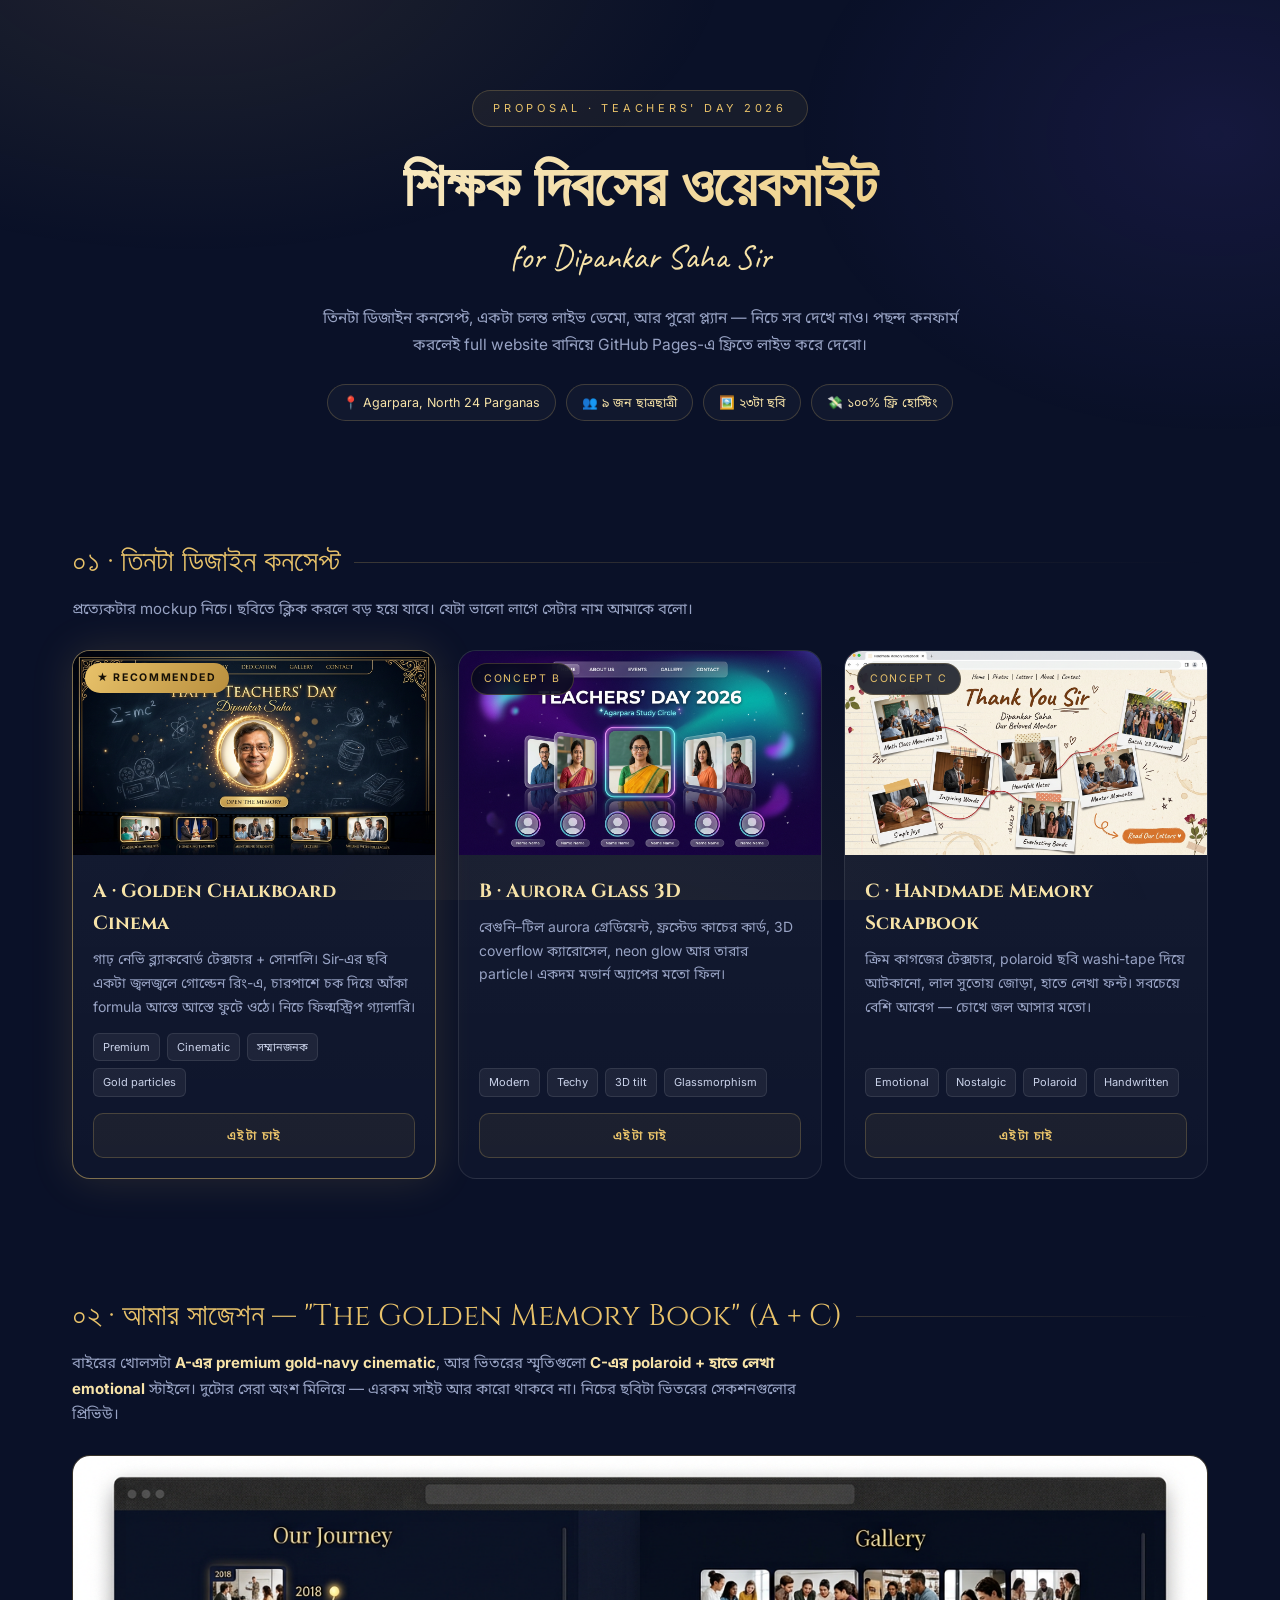
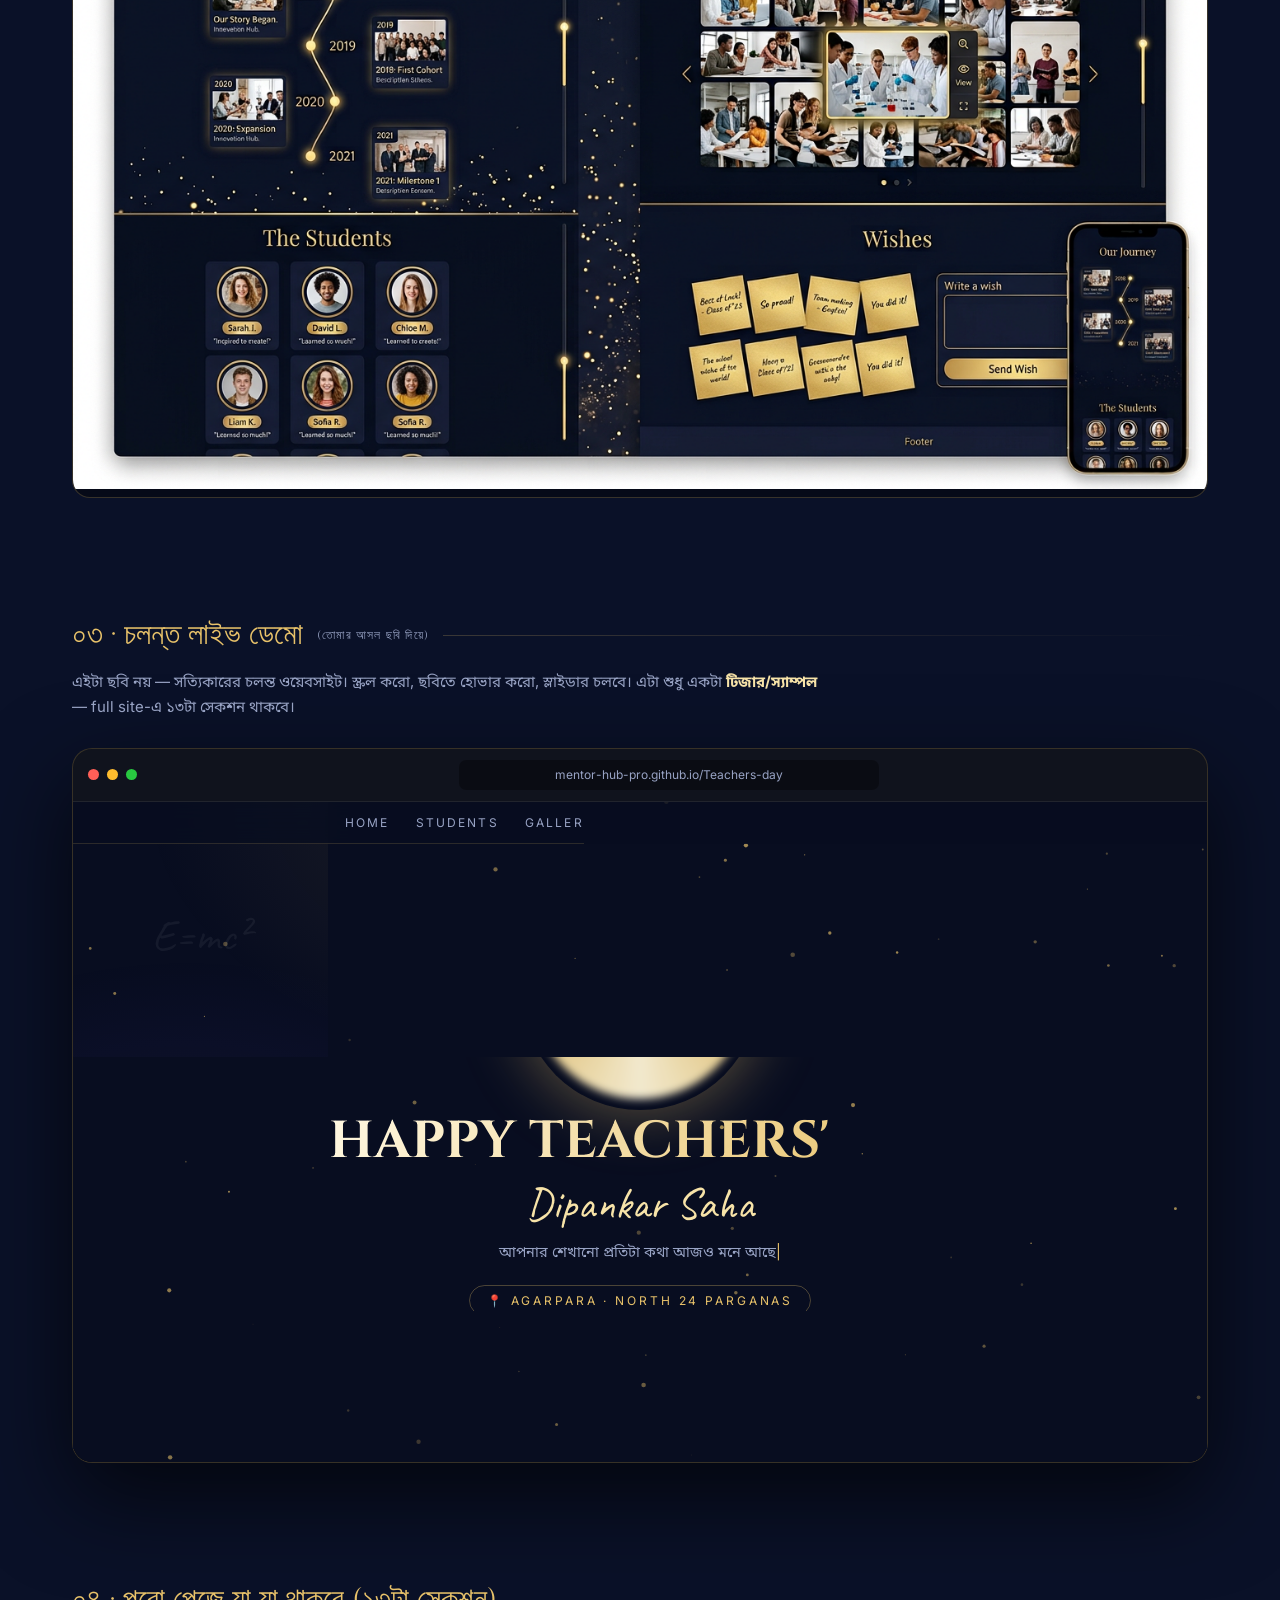
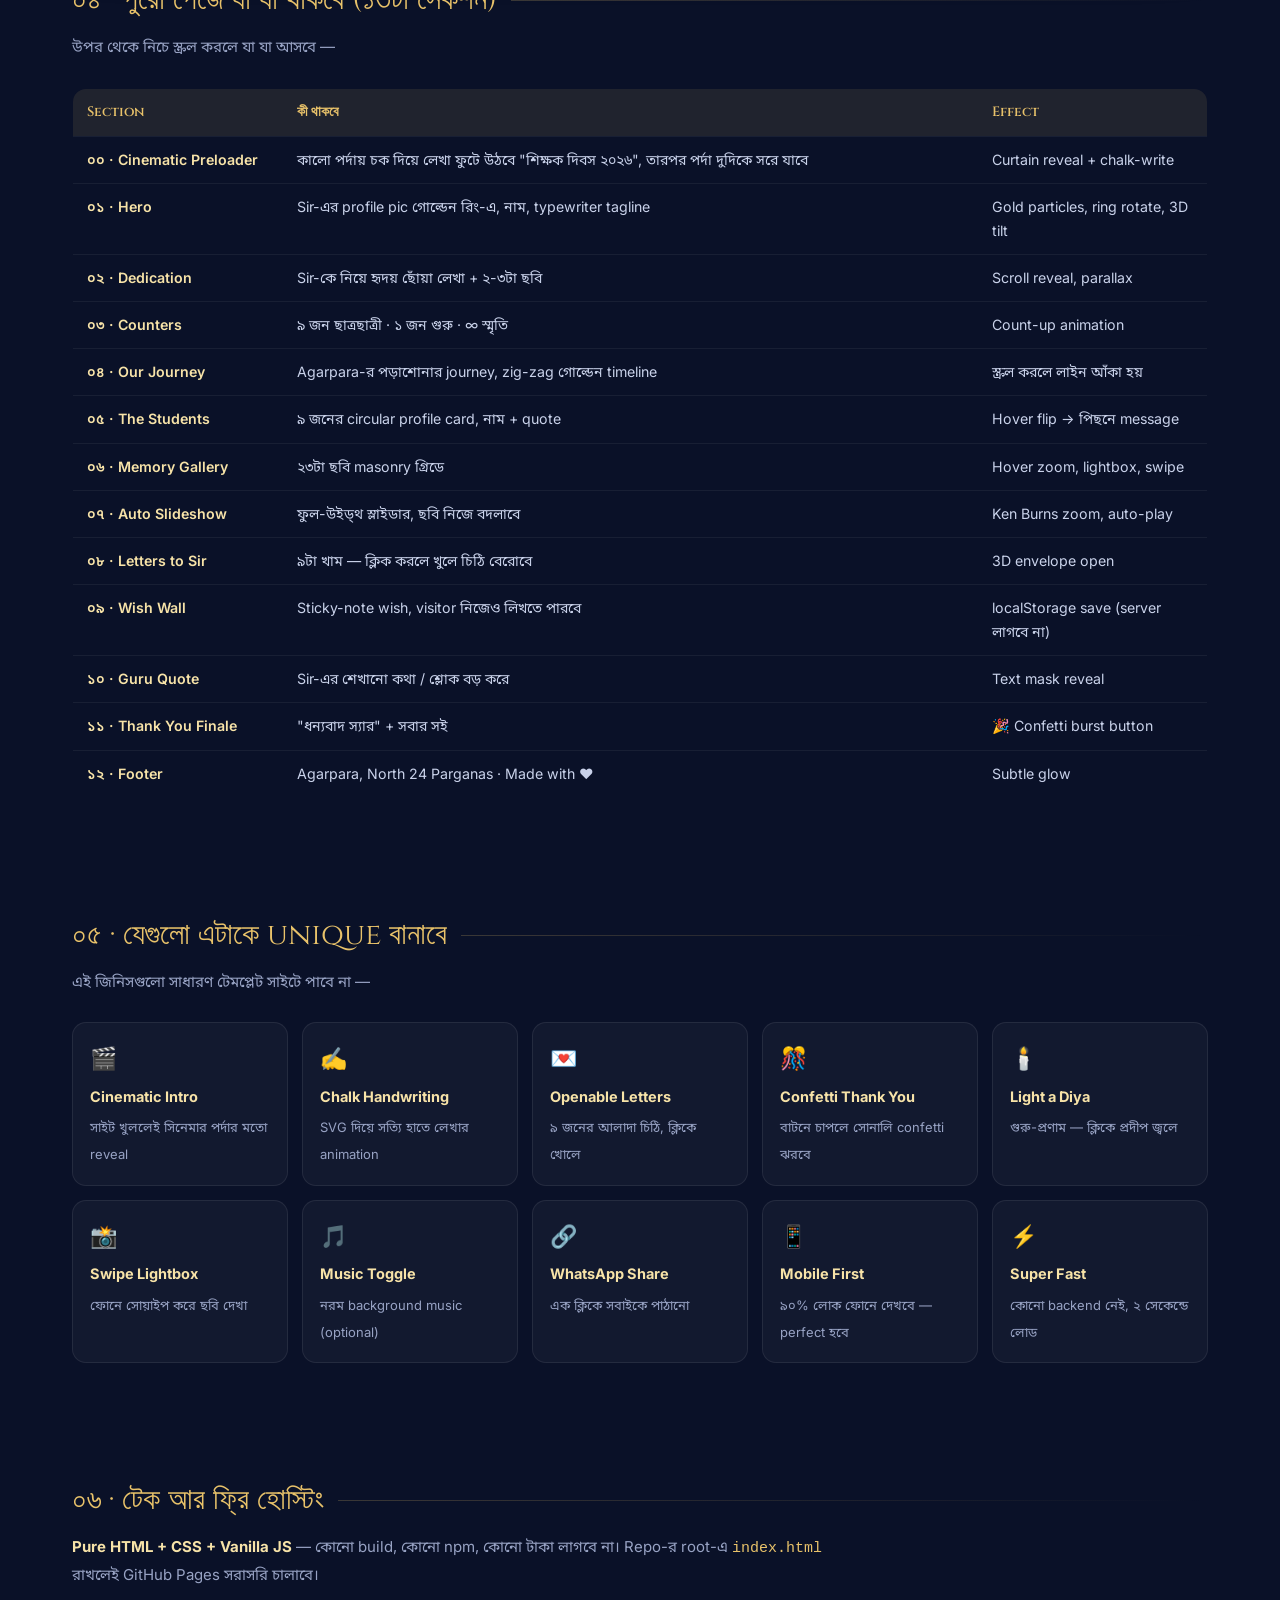
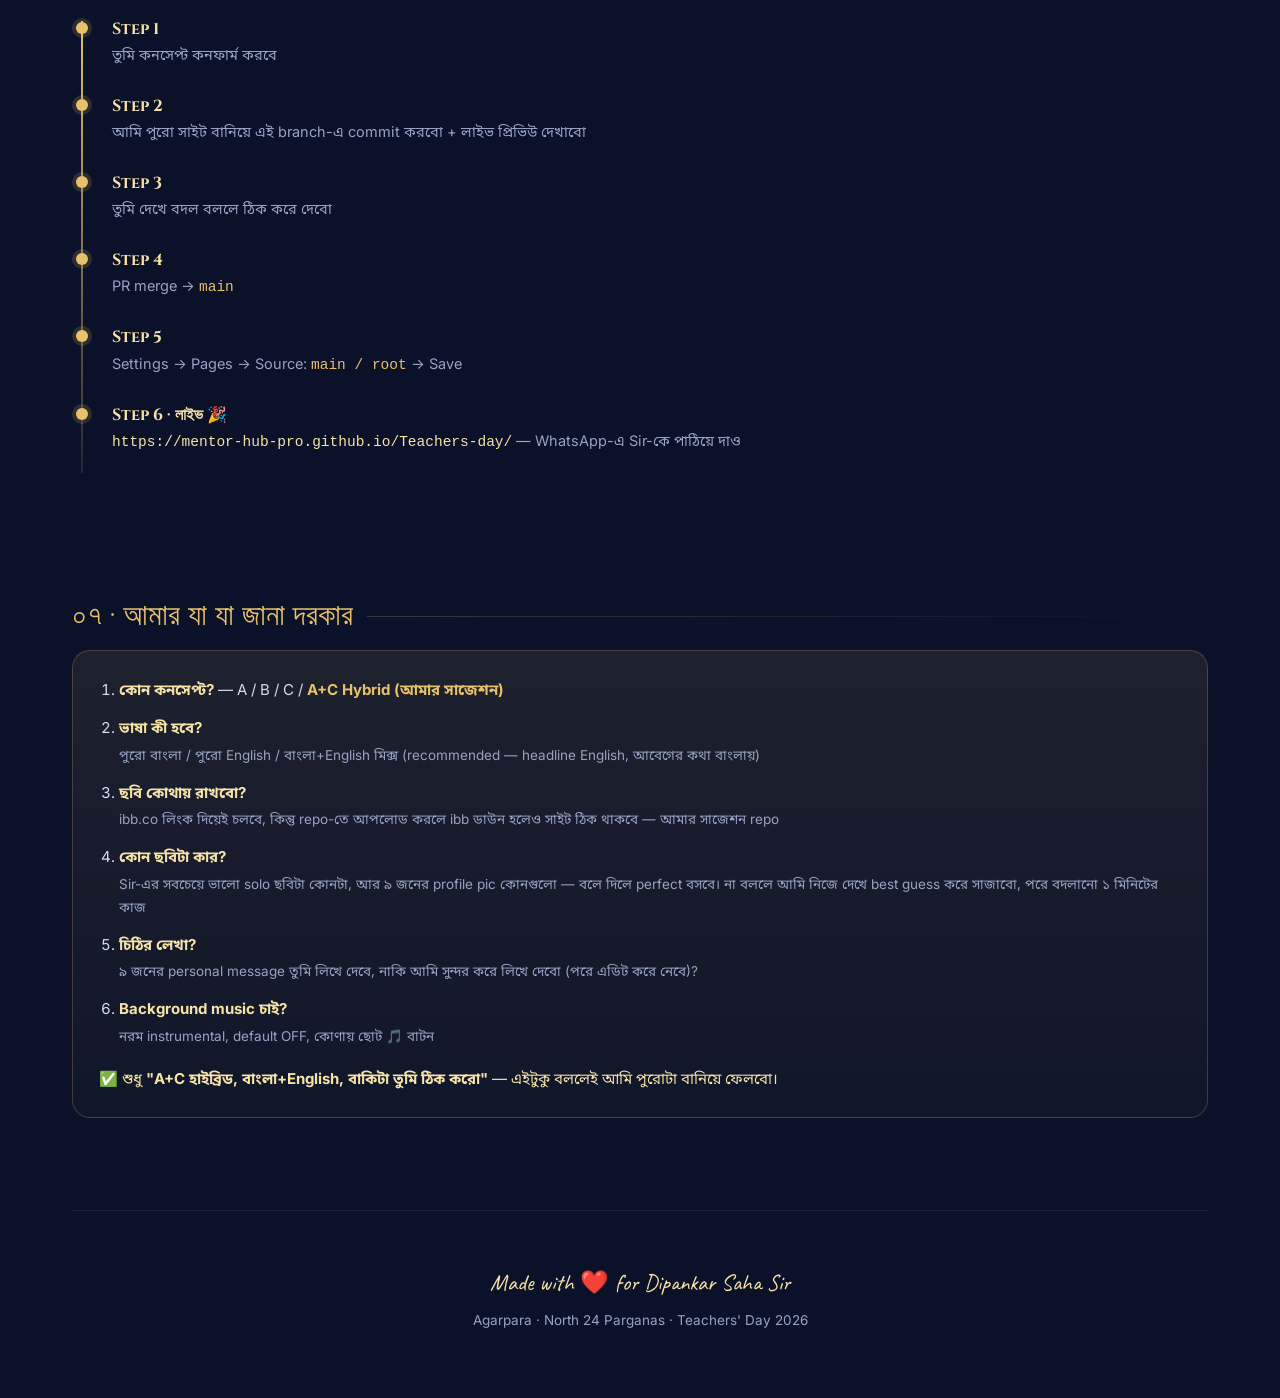
<file: proposal/index.html>
<!DOCTYPE html>
<html lang="bn">
<head>
<meta charset="UTF-8">
<meta name="viewport" content="width=device-width, initial-scale=1.0">
<title>Teachers' Day Website — Plan & Demo · Dipankar Saha Sir</title>
<link rel="preconnect" href="https://fonts.googleapis.com">
<link rel="preconnect" href="https://fonts.gstatic.com" crossorigin>
<link href="https://fonts.googleapis.com/css2?family=Cinzel:wght@400;600;700&family=Caveat:wght@500;700&family=Noto+Sans+Bengali:wght@300;400;600;700&family=Inter:wght@300;400;500;600;700&display=swap" rel="stylesheet">
<style>
:root{
  --navy:#0a1128; --navy2:#111a3d; --gold:#e8c26a; --gold2:#f7e3a8;
  --ink:#e9edf7; --muted:#98a3c4; --line:rgba(232,194,106,.22);
}
*{margin:0;padding:0;box-sizing:border-box}
html{scroll-behavior:smooth}
body{
  background:var(--navy); color:var(--ink);
  font-family:'Inter','Noto Sans Bengali',sans-serif; line-height:1.7;
  overflow-x:hidden;
}
body::before{
  content:'';position:fixed;inset:0;z-index:0;pointer-events:none;
  background:
    radial-gradient(900px 500px at 15% -5%, rgba(232,194,106,.10), transparent 60%),
    radial-gradient(700px 500px at 95% 15%, rgba(120,90,255,.10), transparent 60%),
    radial-gradient(900px 600px at 50% 110%, rgba(232,194,106,.07), transparent 60%);
}
.wrap{max-width:1180px;margin:0 auto;padding:0 22px;position:relative;z-index:2}

/* ---------- progress ---------- */
#prog{position:fixed;top:0;left:0;height:3px;width:0;z-index:99;
  background:linear-gradient(90deg,var(--gold),#fff6d8);box-shadow:0 0 14px var(--gold)}

/* ---------- hero ---------- */
header{padding:90px 0 60px;text-align:center}
.kicker{
  display:inline-block;font-size:11px;letter-spacing:.34em;text-transform:uppercase;
  color:var(--gold);border:1px solid var(--line);border-radius:100px;padding:8px 20px;
  margin-bottom:26px;background:rgba(232,194,106,.06)
}
h1{
  font-family:'Cinzel',serif;font-weight:700;line-height:1.15;
  font-size:clamp(30px,5.6vw,60px);
  background:linear-gradient(120deg,#fff8e2,var(--gold) 45%,#b98f3e 75%,#fff8e2);
  -webkit-background-clip:text;background-clip:text;color:transparent;
  background-size:220% auto;animation:shine 7s linear infinite
}
@keyframes shine{to{background-position:220% center}}
.sub{font-family:'Caveat',cursive;font-size:clamp(22px,3.4vw,34px);color:var(--gold2);margin-top:6px}
.lede{max-width:660px;margin:20px auto 0;color:var(--muted);font-size:15.5px}
.meta{display:flex;gap:10px;flex-wrap:wrap;justify-content:center;margin-top:26px}
.chip{font-size:12.5px;color:var(--gold2);border:1px solid var(--line);
  border-radius:100px;padding:7px 15px;background:rgba(255,255,255,.03)}

/* ---------- sections ---------- */
section{padding:56px 0;position:relative;z-index:2}
.stitle{font-family:'Cinzel',serif;font-size:clamp(21px,3.1vw,30px);color:var(--gold);
  display:flex;align-items:center;gap:14px;margin-bottom:8px}
.stitle::after{content:'';flex:1;height:1px;background:linear-gradient(90deg,var(--line),transparent)}
.sdesc{color:var(--muted);margin-bottom:28px;font-size:15px;max-width:760px}

/* ---------- concept cards ---------- */
.grid3{display:grid;grid-template-columns:repeat(auto-fit,minmax(300px,1fr));gap:22px}
.card{
  background:linear-gradient(180deg,rgba(255,255,255,.05),rgba(255,255,255,.02));
  border:1px solid rgba(255,255,255,.09);border-radius:18px;overflow:hidden;
  transition:transform .45s cubic-bezier(.2,.8,.2,1),border-color .45s,box-shadow .45s;
  display:flex;flex-direction:column
}
.card:hover{transform:translateY(-9px);border-color:var(--line);
  box-shadow:0 26px 60px rgba(0,0,0,.55),0 0 0 1px rgba(232,194,106,.18)}
.card.best{border-color:rgba(232,194,106,.5);box-shadow:0 0 44px rgba(232,194,106,.14)}
.shot{position:relative;aspect-ratio:16/9;background:#060a18;overflow:hidden;cursor:zoom-in}
.shot img{width:100%;height:100%;object-fit:cover;transition:transform .8s cubic-bezier(.2,.8,.2,1)}
.card:hover .shot img{transform:scale(1.07)}
.badge{position:absolute;top:12px;left:12px;font-size:10.5px;letter-spacing:.16em;
  text-transform:uppercase;background:rgba(6,10,24,.82);border:1px solid var(--line);
  color:var(--gold);padding:6px 12px;border-radius:100px;backdrop-filter:blur(8px)}
.badge.win{background:linear-gradient(120deg,var(--gold),#b98f3e);color:#161006;border:0;font-weight:700}
.cbody{padding:20px;flex:1;display:flex;flex-direction:column}
.cbody h3{font-family:'Cinzel',serif;font-size:19px;color:var(--gold2);margin-bottom:8px}
.cbody p{color:var(--muted);font-size:14px;flex:1}
.tags{display:flex;flex-wrap:wrap;gap:7px;margin-top:14px}
.tag{font-size:11px;color:#cbd3ea;background:rgba(255,255,255,.06);
  border:1px solid rgba(255,255,255,.09);border-radius:6px;padding:4px 9px}
.pick{margin-top:16px;text-align:center;font-size:12.5px;letter-spacing:.12em;
  text-transform:uppercase;padding:11px;border-radius:10px;
  border:1px solid var(--line);color:var(--gold);cursor:pointer;
  background:rgba(232,194,106,.06);transition:.3s;font-weight:600}
.pick:hover{background:var(--gold);color:#161006}

/* ---------- live demo ---------- */
.demoframe{
  border:1px solid var(--line);border-radius:20px;overflow:hidden;
  box-shadow:0 34px 90px rgba(0,0,0,.65);background:#050813
}
.bar{display:flex;align-items:center;gap:8px;padding:11px 15px;
  background:rgba(255,255,255,.045);border-bottom:1px solid rgba(255,255,255,.07)}
.dot{width:11px;height:11px;border-radius:50%}
.url{flex:1;text-align:center;font-size:12px;color:var(--muted);
  background:rgba(0,0,0,.35);border-radius:7px;padding:5px 12px;max-width:420px;margin:0 auto}
iframe{width:100%;height:660px;border:0;display:block;background:#050813}

/* ---------- roadmap ---------- */
.road{position:relative;padding-left:34px}
.road::before{content:'';position:absolute;left:9px;top:6px;bottom:6px;width:2px;
  background:linear-gradient(180deg,var(--gold),rgba(232,194,106,.12))}
.step{position:relative;padding:0 0 24px 6px}
.step::before{content:'';position:absolute;left:-30px;top:7px;width:12px;height:12px;
  border-radius:50%;background:var(--gold);box-shadow:0 0 0 4px rgba(232,194,106,.16)}
.step b{color:var(--gold2);font-family:'Cinzel',serif;font-size:16px}
.step p{color:var(--muted);font-size:14.5px}

/* ---------- features ---------- */
.fgrid{display:grid;grid-template-columns:repeat(auto-fit,minmax(215px,1fr));gap:14px}
.f{background:rgba(255,255,255,.035);border:1px solid rgba(255,255,255,.08);
  border-radius:14px;padding:17px;transition:.35s}
.f:hover{background:rgba(232,194,106,.07);border-color:var(--line);transform:translateY(-4px)}
.f .e{font-size:22px}
.f b{display:block;color:var(--gold2);font-size:14.5px;margin:7px 0 4px}
.f span{color:var(--muted);font-size:13px}

/* ---------- table ---------- */
.tbl{width:100%;border-collapse:collapse;font-size:14.2px;
  border:1px solid rgba(255,255,255,.09);border-radius:14px;overflow:hidden}
.tbl th{background:rgba(232,194,106,.1);color:var(--gold);text-align:left;
  padding:12px 14px;font-family:'Cinzel',serif;font-weight:600;font-size:13.5px}
.tbl td{padding:11px 14px;border-top:1px solid rgba(255,255,255,.06);color:#c9d2ea;vertical-align:top}
.tbl tr:hover td{background:rgba(255,255,255,.03)}
.tbl td:first-child{color:var(--gold2);font-weight:600;white-space:nowrap}

/* ---------- questions ---------- */
.q{background:linear-gradient(180deg,rgba(232,194,106,.09),rgba(232,194,106,.03));
  border:1px solid var(--line);border-radius:18px;padding:26px}
.q ol{margin-left:20px}
.q li{margin-bottom:13px;color:#d6ddf2;font-size:15px}
.q li b{color:var(--gold2)}
.q .hint{color:var(--muted);font-size:13.5px;display:block;margin-top:3px}

footer{padding:52px 0 70px;text-align:center;color:var(--muted);
  border-top:1px solid rgba(255,255,255,.07);margin-top:36px;font-size:13.5px}

/* ---------- lightbox ---------- */
#lb{position:fixed;inset:0;background:rgba(3,6,16,.96);z-index:200;display:none;
  align-items:center;justify-content:center;padding:24px;cursor:zoom-out;backdrop-filter:blur(6px)}
#lb.on{display:flex;animation:fade .3s}
@keyframes fade{from{opacity:0}to{opacity:1}}
#lb img{max-width:100%;max-height:100%;border-radius:12px;
  box-shadow:0 30px 90px rgba(0,0,0,.8);border:1px solid var(--line)}

/* ---------- reveal ---------- */
.rv{opacity:0;transform:translateY(28px);transition:opacity .8s,transform .8s}
.rv.in{opacity:1;transform:none}
@media(max-width:640px){iframe{height:560px}}
</style>
</head>
<body>
<div id="prog"></div>

<div class="wrap">

<header>
  <div class="kicker">Proposal · Teachers' Day 2026</div>
  <h1>শিক্ষক দিবসের ওয়েবসাইট</h1>
  <div class="sub">for Dipankar Saha Sir</div>
  <p class="lede">তিনটা ডিজাইন কনসেপ্ট, একটা চলন্ত লাইভ ডেমো, আর পুরো প্ল্যান — নিচে সব দেখে নাও।
     পছন্দ কনফার্ম করলেই full website বানিয়ে GitHub Pages-এ ফ্রিতে লাইভ করে দেবো।</p>
  <div class="meta">
    <span class="chip">📍 Agarpara, North 24 Parganas</span>
    <span class="chip">👥 ৯ জন ছাত্রছাত্রী</span>
    <span class="chip">🖼️ ২৩টা ছবি</span>
    <span class="chip">💸 ১০০% ফ্রি হোস্টিং</span>
  </div>
</header>

<!-- ============ CONCEPTS ============ -->
<section class="rv">
  <div class="stitle">০১ · তিনটা ডিজাইন কনসেপ্ট</div>
  <p class="sdesc">প্রত্যেকটার mockup নিচে। ছবিতে ক্লিক করলে বড় হয়ে যাবে। যেটা ভালো লাগে সেটার নাম আমাকে বলো।</p>
  <div class="grid3">

    <div class="card best">
      <div class="shot" data-full="../demo/concept-A-golden-chalkboard.png">
        <img src="../demo/concept-A-golden-chalkboard.png" alt="Concept A">
        <span class="badge win">★ Recommended</span>
      </div>
      <div class="cbody">
        <h3>A · Golden Chalkboard Cinema</h3>
        <p>গাঢ় নেভি ব্ল্যাকবোর্ড টেক্সচার + সোনালি। Sir-এর ছবি একটা জ্বলজ্বলে গোল্ডেন রিং-এ,
           চারপাশে চক দিয়ে আঁকা formula আস্তে আস্তে ফুটে ওঠে। নিচে ফিল্মস্ট্রিপ গ্যালারি।</p>
        <div class="tags"><span class="tag">Premium</span><span class="tag">Cinematic</span>
          <span class="tag">সম্মানজনক</span><span class="tag">Gold particles</span></div>
        <div class="pick" data-c="A">এইটা চাই</div>
      </div>
    </div>

    <div class="card">
      <div class="shot" data-full="../demo/concept-B-aurora-glass.png">
        <img src="../demo/concept-B-aurora-glass.png" alt="Concept B">
        <span class="badge">Concept B</span>
      </div>
      <div class="cbody">
        <h3>B · Aurora Glass 3D</h3>
        <p>বেগুনি–টিল aurora গ্রেডিয়েন্ট, ফ্রস্টেড কাচের কার্ড, 3D coverflow ক্যারোসেল,
           neon glow আর তারার particle। একদম মডার্ন অ্যাপের মতো ফিল।</p>
        <div class="tags"><span class="tag">Modern</span><span class="tag">Techy</span>
          <span class="tag">3D tilt</span><span class="tag">Glassmorphism</span></div>
        <div class="pick" data-c="B">এইটা চাই</div>
      </div>
    </div>

    <div class="card">
      <div class="shot" data-full="../demo/concept-C-scrapbook-polaroid.png">
        <img src="../demo/concept-C-scrapbook-polaroid.png" alt="Concept C">
        <span class="badge">Concept C</span>
      </div>
      <div class="cbody">
        <h3>C · Handmade Memory Scrapbook</h3>
        <p>ক্রিম কাগজের টেক্সচার, polaroid ছবি washi-tape দিয়ে আটকানো, লাল সুতোয় জোড়া,
           হাতে লেখা ফন্ট। সবচেয়ে বেশি আবেগ — চোখে জল আসার মতো।</p>
        <div class="tags"><span class="tag">Emotional</span><span class="tag">Nostalgic</span>
          <span class="tag">Polaroid</span><span class="tag">Handwritten</span></div>
        <div class="pick" data-c="C">এইটা চাই</div>
      </div>
    </div>

  </div>
</section>

<!-- ============ HYBRID ============ -->
<section class="rv">
  <div class="stitle">০২ · আমার সাজেশন — "The Golden Memory Book" (A + C)</div>
  <p class="sdesc">
    বাইরের খোলসটা <b style="color:var(--gold2)">A-এর premium gold-navy cinematic</b>, আর ভিতরের স্মৃতিগুলো
    <b style="color:var(--gold2)">C-এর polaroid + হাতে লেখা emotional</b> স্টাইলে। দুটোর সেরা অংশ মিলিয়ে —
    এরকম সাইট আর কারো থাকবে না। নিচের ছবিটা ভিতরের সেকশনগুলোর প্রিভিউ।
  </p>
  <div class="shot" data-full="../demo/inside-sections-preview.png"
       style="border-radius:18px;border:1px solid var(--line);aspect-ratio:auto">
    <img src="../demo/inside-sections-preview.png" alt="Inside sections" style="height:auto">
  </div>
</section>

<!-- ============ LIVE DEMO ============ -->
<section class="rv">
  <div class="stitle">০৩ · চলন্ত লাইভ ডেমো <span style="font-size:12px;color:var(--muted);letter-spacing:.1em">(তোমার আসল ছবি দিয়ে)</span></div>
  <p class="sdesc">এইটা ছবি নয় — সত্যিকারের চলন্ত ওয়েবসাইট। স্ক্রল করো, ছবিতে হোভার করো, স্লাইডার চলবে।
     এটা শুধু একটা <b style="color:var(--gold2)">টিজার/স্যাম্পল</b> — full site-এ ১৩টা সেকশন থাকবে।</p>
  <div class="demoframe">
    <div class="bar">
      <span class="dot" style="background:#ff5f57"></span>
      <span class="dot" style="background:#febc2e"></span>
      <span class="dot" style="background:#28c840"></span>
      <span class="url">mentor-hub-pro.github.io/Teachers-day</span>
    </div>
    <iframe src="teaser.html" title="Live demo" loading="lazy"></iframe>
  </div>
</section>

<!-- ============ STRUCTURE ============ -->
<section class="rv">
  <div class="stitle">০৪ · পুরো পেজে যা যা থাকবে (১৩টা সেকশন)</div>
  <p class="sdesc">উপর থেকে নিচে স্ক্রল করলে যা যা আসবে —</p>
  <table class="tbl">
    <tr><th style="width:210px">Section</th><th>কী থাকবে</th><th style="width:230px">Effect</th></tr>
    <tr><td>০০ · Cinematic Preloader</td><td>কালো পর্দায় চক দিয়ে লেখা ফুটে উঠবে "শিক্ষক দিবস ২০২৬", তারপর পর্দা দুদিকে সরে যাবে</td><td>Curtain reveal + chalk-write</td></tr>
    <tr><td>০১ · Hero</td><td>Sir-এর profile pic গোল্ডেন রিং-এ, নাম, typewriter tagline</td><td>Gold particles, ring rotate, 3D tilt</td></tr>
    <tr><td>০২ · Dedication</td><td>Sir-কে নিয়ে হৃদয় ছোঁয়া লেখা + ২-৩টা ছবি</td><td>Scroll reveal, parallax</td></tr>
    <tr><td>০৩ · Counters</td><td>৯ জন ছাত্রছাত্রী · ১ জন গুরু · ∞ স্মৃতি</td><td>Count-up animation</td></tr>
    <tr><td>০৪ · Our Journey</td><td>Agarpara-র পড়াশোনার journey, zig-zag গোল্ডেন timeline</td><td>স্ক্রল করলে লাইন আঁকা হয়</td></tr>
    <tr><td>০৫ · The Students</td><td>৯ জনের circular profile card, নাম + quote</td><td>Hover flip → পিছনে message</td></tr>
    <tr><td>০৬ · Memory Gallery</td><td>২৩টা ছবি masonry গ্রিডে</td><td>Hover zoom, lightbox, swipe</td></tr>
    <tr><td>০৭ · Auto Slideshow</td><td>ফুল-উইড্‌থ স্লাইডার, ছবি নিজে বদলাবে</td><td>Ken Burns zoom, auto-play</td></tr>
    <tr><td>০৮ · Letters to Sir</td><td>৯টা খাম — ক্লিক করলে খুলে চিঠি বেরোবে</td><td>3D envelope open</td></tr>
    <tr><td>০৯ · Wish Wall</td><td>Sticky-note wish, visitor নিজেও লিখতে পারবে</td><td>localStorage save (server লাগবে না)</td></tr>
    <tr><td>১০ · Guru Quote</td><td>Sir-এর শেখানো কথা / শ্লোক বড় করে</td><td>Text mask reveal</td></tr>
    <tr><td>১১ · Thank You Finale</td><td>"ধন্যবাদ স্যার" + সবার সই</td><td>🎉 Confetti burst button</td></tr>
    <tr><td>১২ · Footer</td><td>Agarpara, North 24 Parganas · Made with ❤️</td><td>Subtle glow</td></tr>
  </table>
</section>

<!-- ============ UNIQUE ============ -->
<section class="rv">
  <div class="stitle">০৫ · যেগুলো এটাকে unique বানাবে</div>
  <p class="sdesc">এই জিনিসগুলো সাধারণ টেমপ্লেট সাইটে পাবে না —</p>
  <div class="fgrid">
    <div class="f"><div class="e">🎬</div><b>Cinematic Intro</b><span>সাইট খুললেই সিনেমার পর্দার মতো reveal</span></div>
    <div class="f"><div class="e">✍️</div><b>Chalk Handwriting</b><span>SVG দিয়ে সত্যি হাতে লেখার animation</span></div>
    <div class="f"><div class="e">💌</div><b>Openable Letters</b><span>৯ জনের আলাদা চিঠি, ক্লিকে খোলে</span></div>
    <div class="f"><div class="e">🎊</div><b>Confetti Thank You</b><span>বাটনে চাপলে সোনালি confetti ঝরবে</span></div>
    <div class="f"><div class="e">🕯️</div><b>Light a Diya</b><span>গুরু-প্রণাম — ক্লিকে প্রদীপ জ্বলে</span></div>
    <div class="f"><div class="e">📸</div><b>Swipe Lightbox</b><span>ফোনে সোয়াইপ করে ছবি দেখা</span></div>
    <div class="f"><div class="e">🎵</div><b>Music Toggle</b><span>নরম background music (optional)</span></div>
    <div class="f"><div class="e">🔗</div><b>WhatsApp Share</b><span>এক ক্লিকে সবাইকে পাঠানো</span></div>
    <div class="f"><div class="e">📱</div><b>Mobile First</b><span>৯০% লোক ফোনে দেখবে — perfect হবে</span></div>
    <div class="f"><div class="e">⚡</div><b>Super Fast</b><span>কোনো backend নেই, ২ সেকেন্ডে লোড</span></div>
  </div>
</section>

<!-- ============ TECH ============ -->
<section class="rv">
  <div class="stitle">০৬ · টেক আর ফ্রি হোস্টিং</div>
  <p class="sdesc">
    <b style="color:var(--gold2)">Pure HTML + CSS + Vanilla JS</b> — কোনো build, কোনো npm, কোনো টাকা লাগবে না।
    Repo-র root-এ <code style="color:var(--gold)">index.html</code> রাখলেই GitHub Pages সরাসরি চালাবে।
  </p>
  <div class="road">
    <div class="step"><b>Step 1</b><p>তুমি কনসেপ্ট কনফার্ম করবে</p></div>
    <div class="step"><b>Step 2</b><p>আমি পুরো সাইট বানিয়ে এই branch-এ commit করবো + লাইভ প্রিভিউ দেখাবো</p></div>
    <div class="step"><b>Step 3</b><p>তুমি দেখে বদল বললে ঠিক করে দেবো</p></div>
    <div class="step"><b>Step 4</b><p>PR merge → <code style="color:var(--gold)">main</code></p></div>
    <div class="step"><b>Step 5</b><p>Settings → Pages → Source: <code style="color:var(--gold)">main / root</code> → Save</p></div>
    <div class="step"><b>Step 6 · লাইভ 🎉</b><p><code style="color:var(--gold2)">https://mentor-hub-pro.github.io/Teachers-day/</code> — WhatsApp-এ Sir-কে পাঠিয়ে দাও</p></div>
  </div>
</section>

<!-- ============ QUESTIONS ============ -->
<section class="rv">
  <div class="stitle">০৭ · আমার যা যা জানা দরকার</div>
  <div class="q">
    <ol>
      <li><b>কোন কনসেপ্ট?</b> — A / B / C / <b style="color:var(--gold)">A+C Hybrid (আমার সাজেশন)</b></li>
      <li><b>ভাষা কী হবে?</b><span class="hint">পুরো বাংলা / পুরো English / বাংলা+English মিক্স (recommended — headline English, আবেগের কথা বাংলায়)</span></li>
      <li><b>ছবি কোথায় রাখবো?</b><span class="hint">ibb.co লিংক দিয়েই চলবে, কিন্তু repo-তে আপলোড করলে ibb ডাউন হলেও সাইট ঠিক থাকবে — আমার সাজেশন repo</span></li>
      <li><b>কোন ছবিটা কার?</b><span class="hint">Sir-এর সবচেয়ে ভালো solo ছবিটা কোনটা, আর ৯ জনের profile pic কোনগুলো — বলে দিলে perfect বসবে। না বললে আমি নিজে দেখে best guess করে সাজাবো, পরে বদলানো ১ মিনিটের কাজ</span></li>
      <li><b>চিঠির লেখা?</b><span class="hint">৯ জনের personal message তুমি লিখে দেবে, নাকি আমি সুন্দর করে লিখে দেবো (পরে এডিট করে নেবে)?</span></li>
      <li><b>Background music চাই?</b><span class="hint">নরম instrumental, default OFF, কোণায় ছোট 🎵 বাটন</span></li>
    </ol>
    <p style="margin-top:18px;color:var(--gold2);font-size:15px">
      ✅ শুধু <b>"A+C হাইব্রিড, বাংলা+English, বাকিটা তুমি ঠিক করো"</b> — এইটুকু বললেই আমি পুরোটা বানিয়ে ফেলবো।
    </p>
  </div>
</section>

<footer>
  <div style="font-family:'Caveat',cursive;font-size:23px;color:var(--gold2)">Made with ❤️ for Dipankar Saha Sir</div>
  <div style="margin-top:7px">Agarpara · North 24 Parganas · Teachers' Day 2026</div>
</footer>
</div>

<div id="lb"><img alt="preview"></div>

<script>
// progress bar
addEventListener('scroll',()=>{
  const h=document.documentElement;
  document.getElementById('prog').style.width=(h.scrollTop/(h.scrollHeight-h.clientHeight)*100)+'%';
});
// reveal
const io=new IntersectionObserver(es=>es.forEach(e=>e.isIntersecting&&e.target.classList.add('in')),{threshold:.08});
document.querySelectorAll('.rv').forEach(e=>io.observe(e));
// lightbox
const lb=document.getElementById('lb'), lbi=lb.querySelector('img');
document.querySelectorAll('.shot').forEach(s=>s.addEventListener('click',()=>{
  lbi.src=s.dataset.full||s.querySelector('img').src; lb.classList.add('on');
}));
lb.addEventListener('click',()=>lb.classList.remove('on'));
addEventListener('keydown',e=>e.key==='Escape'&&lb.classList.remove('on'));
// pick
document.querySelectorAll('.pick').forEach(p=>p.addEventListener('click',()=>{
  const t=p.textContent; p.textContent='✓ '+p.dataset.c+' — এখন চ্যাটে আমাকে বলো';
  p.style.background='var(--gold)'; p.style.color='#161006';
  setTimeout(()=>{p.textContent=t;p.style.background='';p.style.color=''},2600);
}));
</script>
</body>
</html>
</file>
